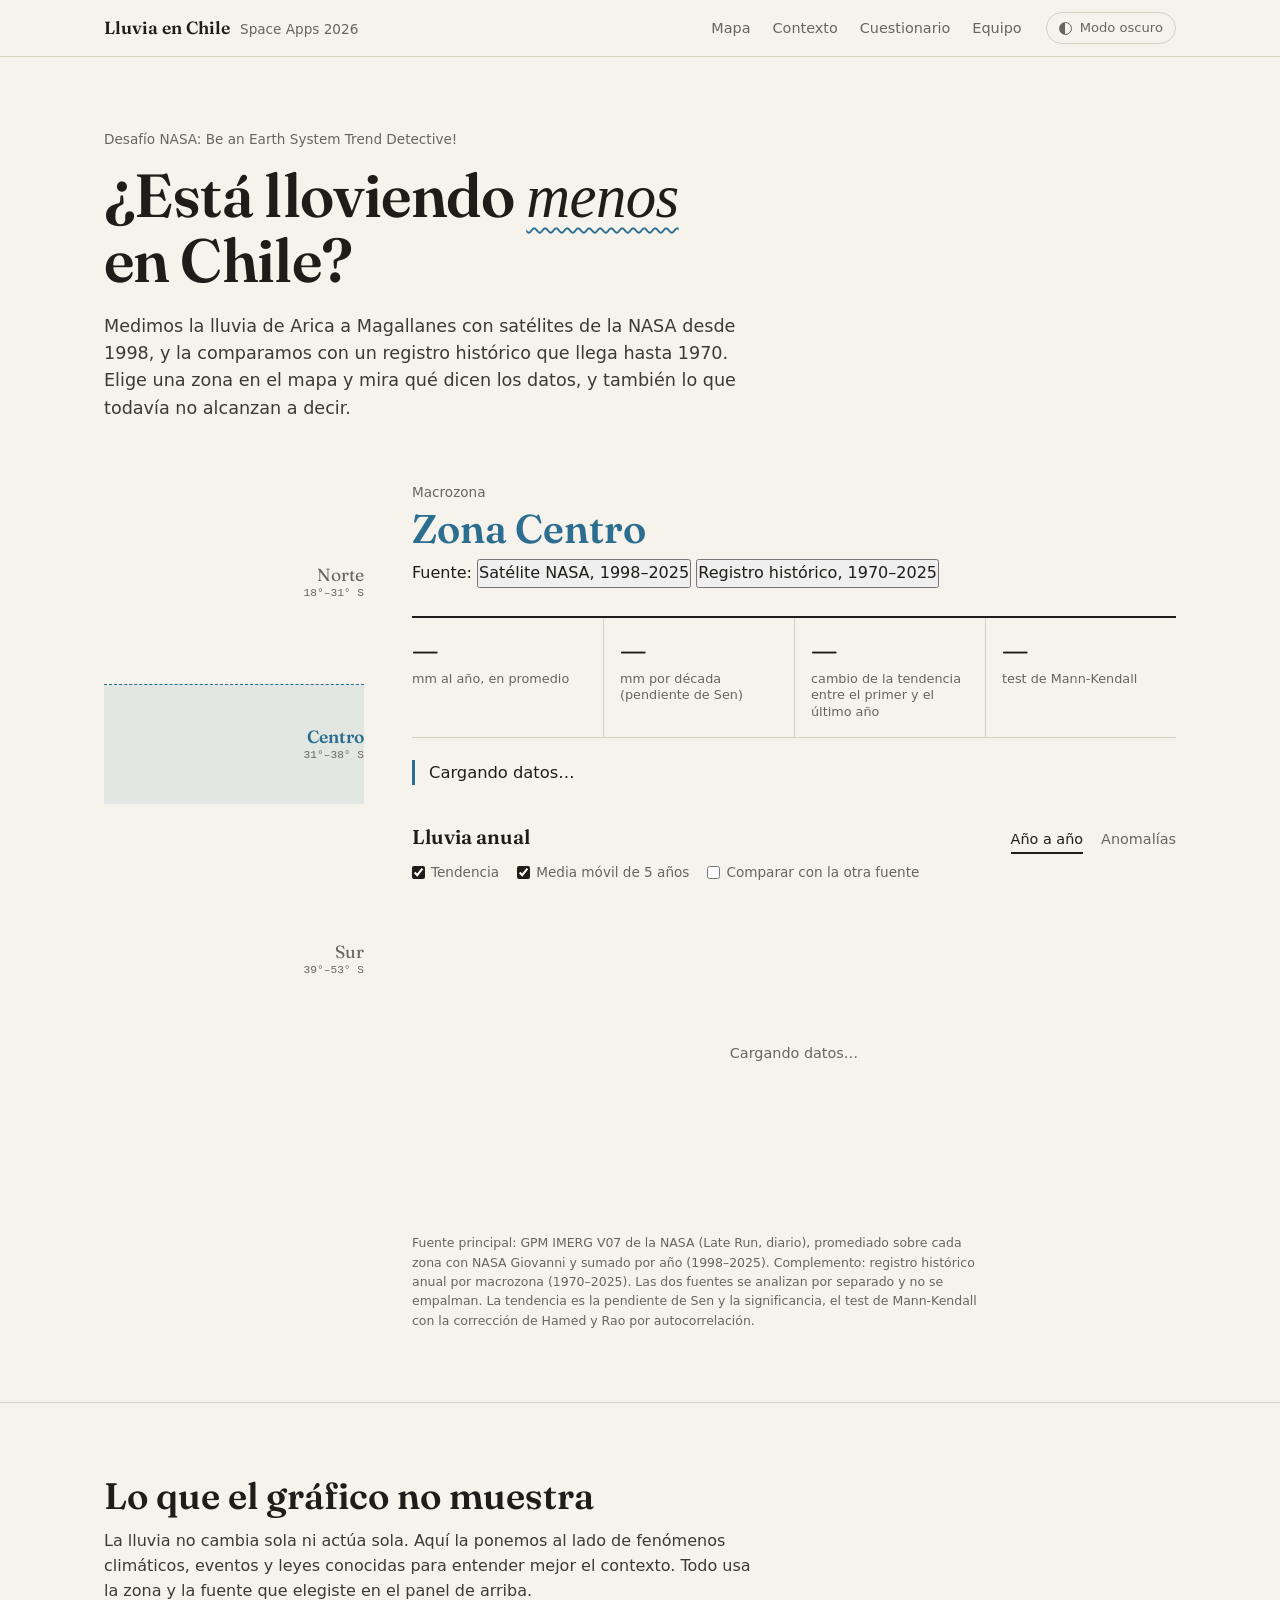
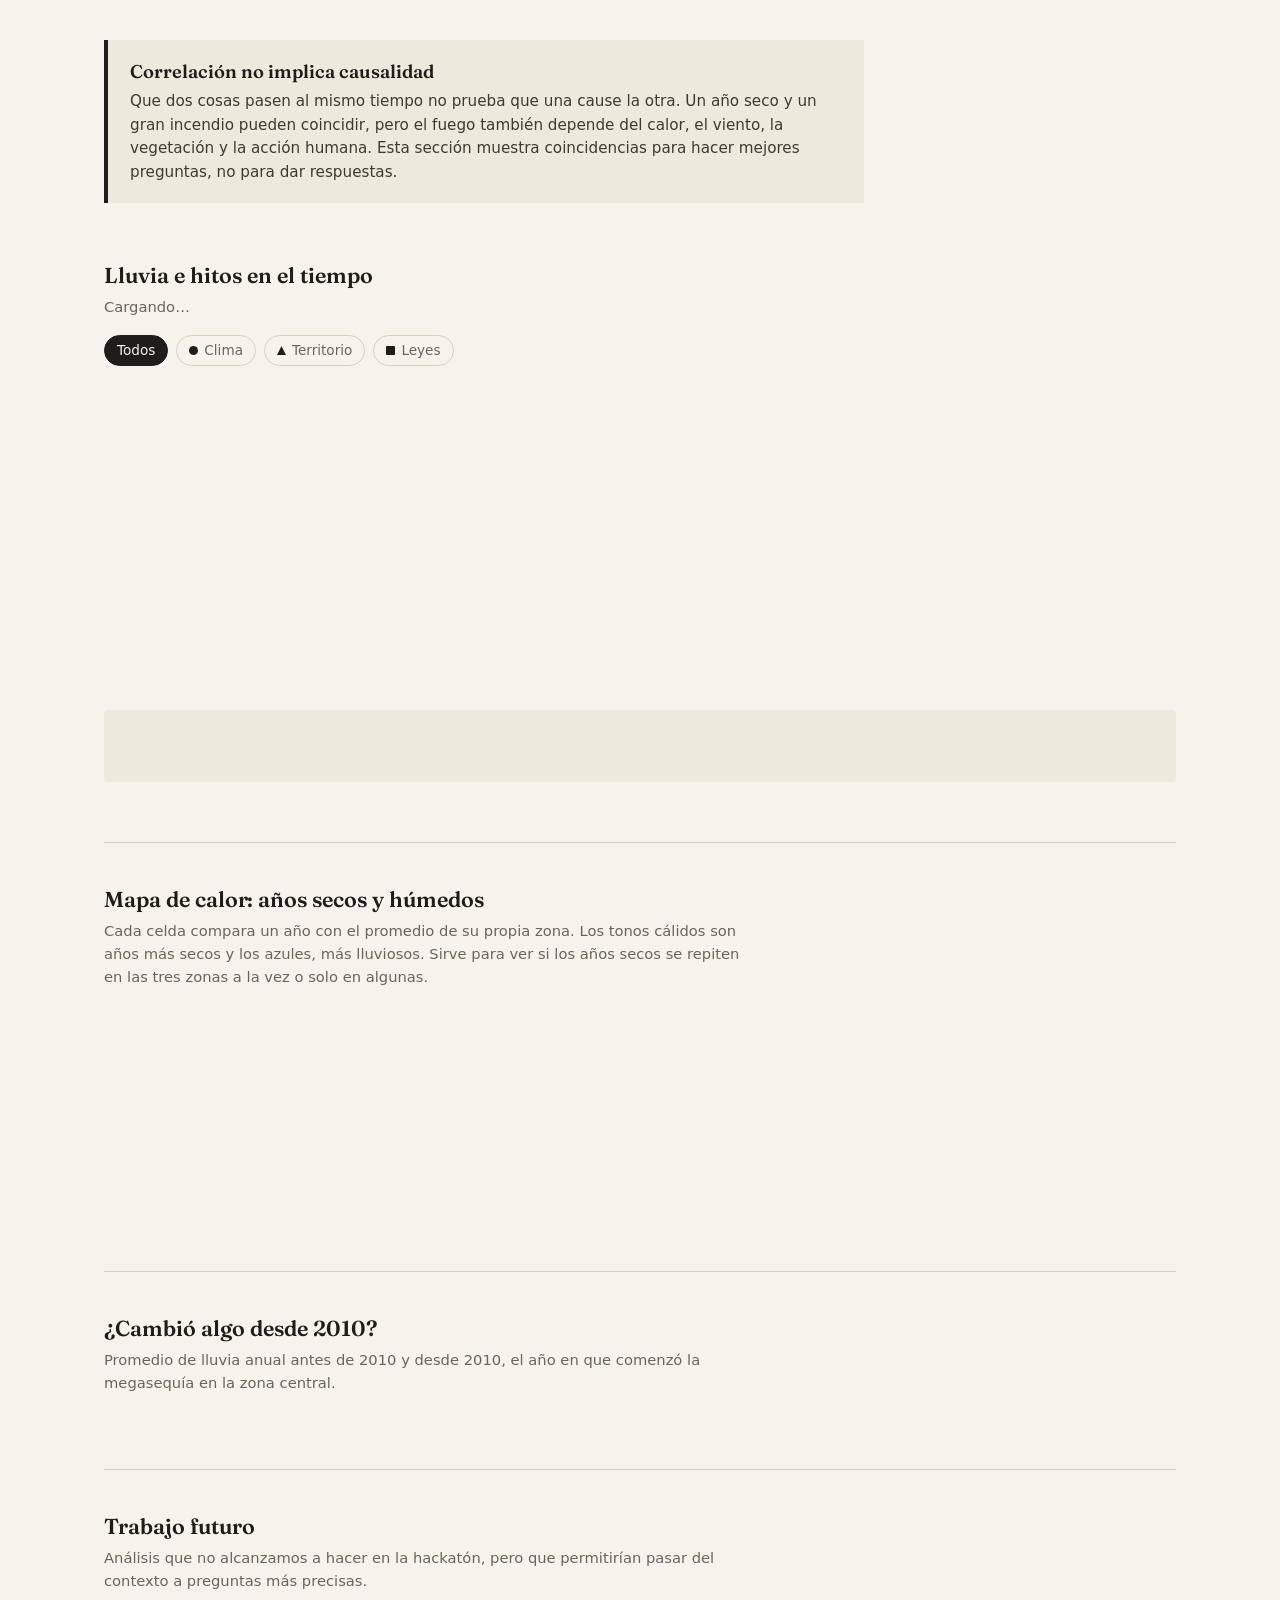
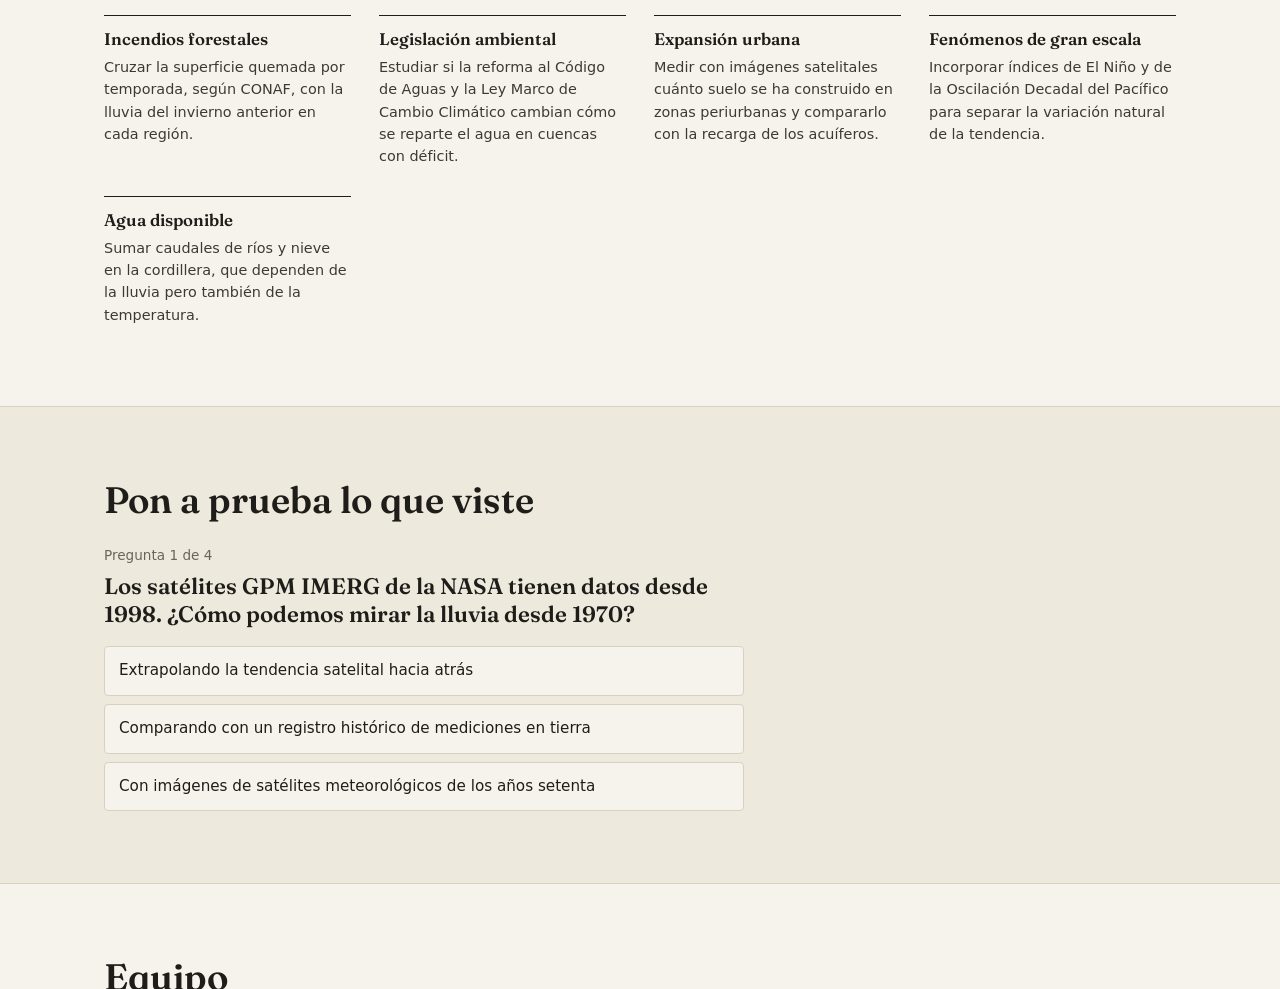
<file: docs/index.html>
<!DOCTYPE html>
<html lang="es">
<head>
  <meta charset="UTF-8">
  <meta http-equiv="refresh" content="0; url=frontend/">
  <title>Lluvia en Chile</title>
</head>
<body>
  <p><a href="frontend/">Ir al sitio</a></p>
</body>
</html>
</file>
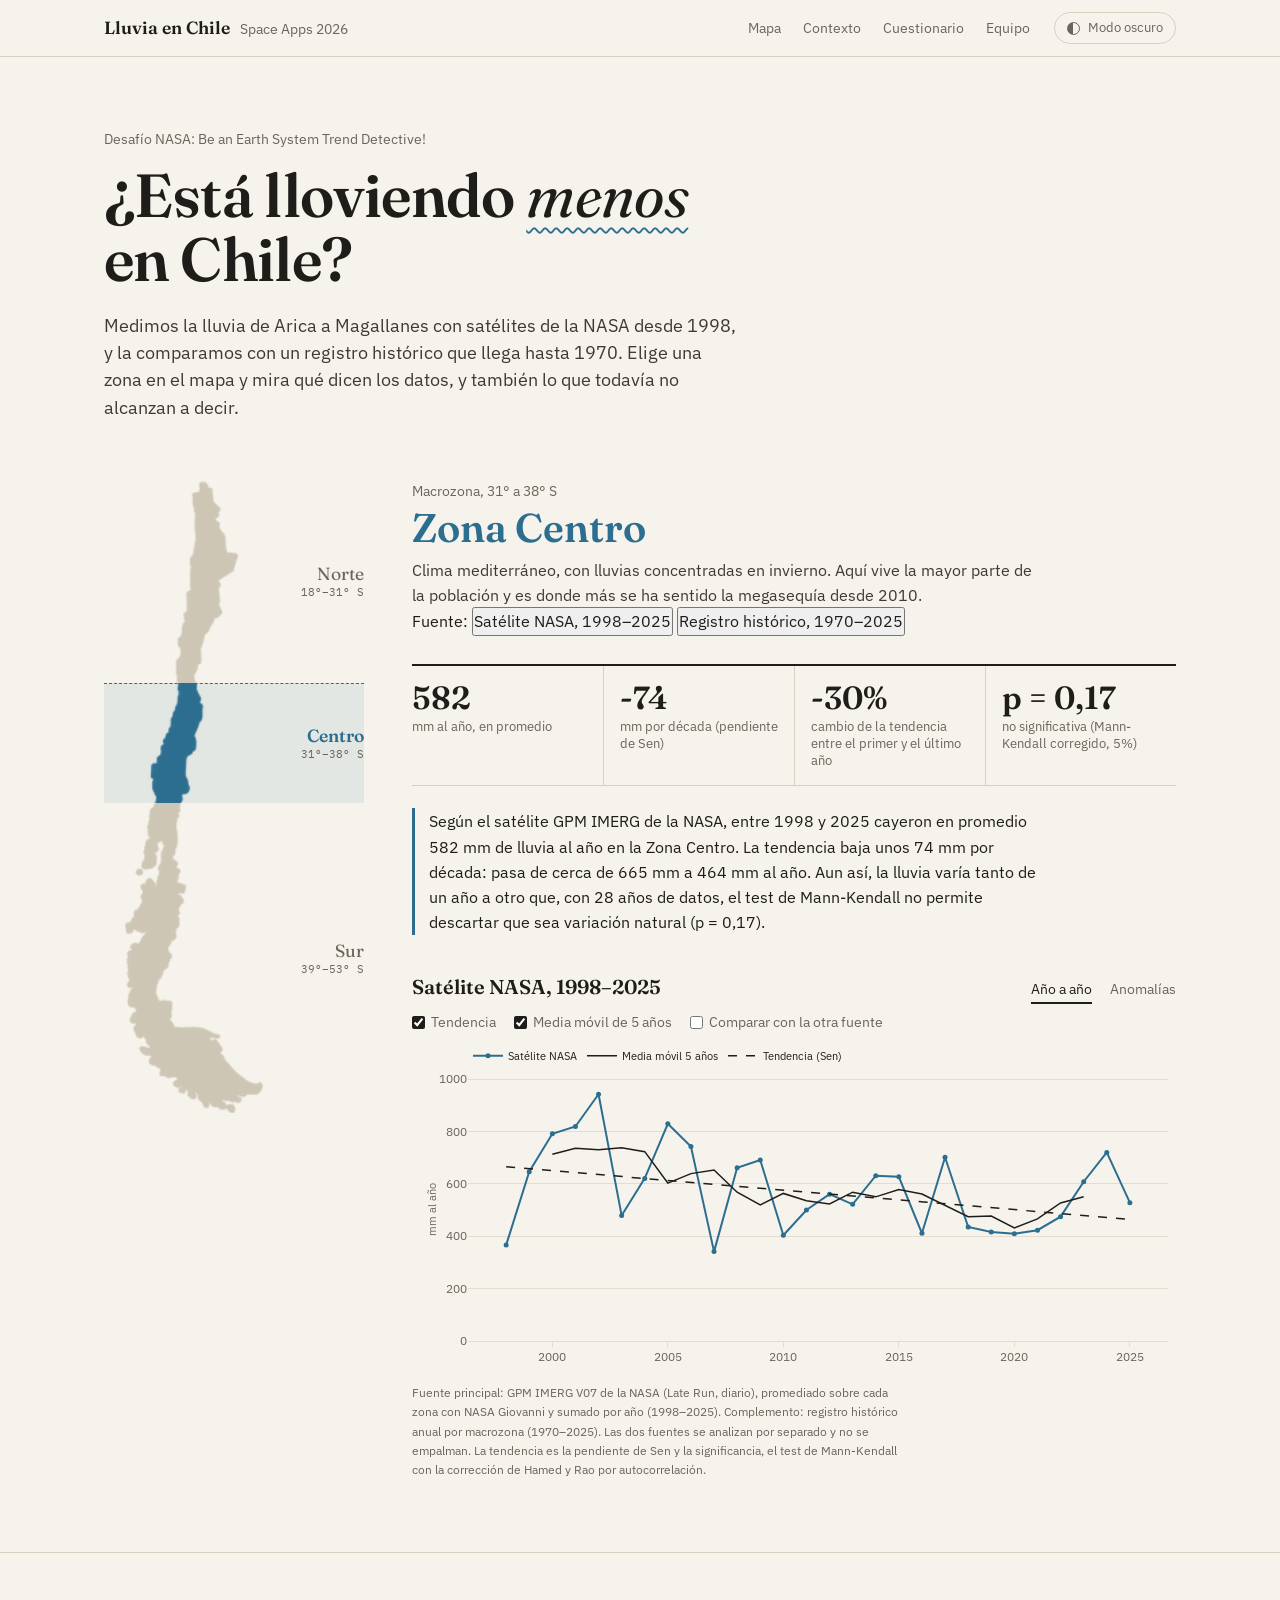
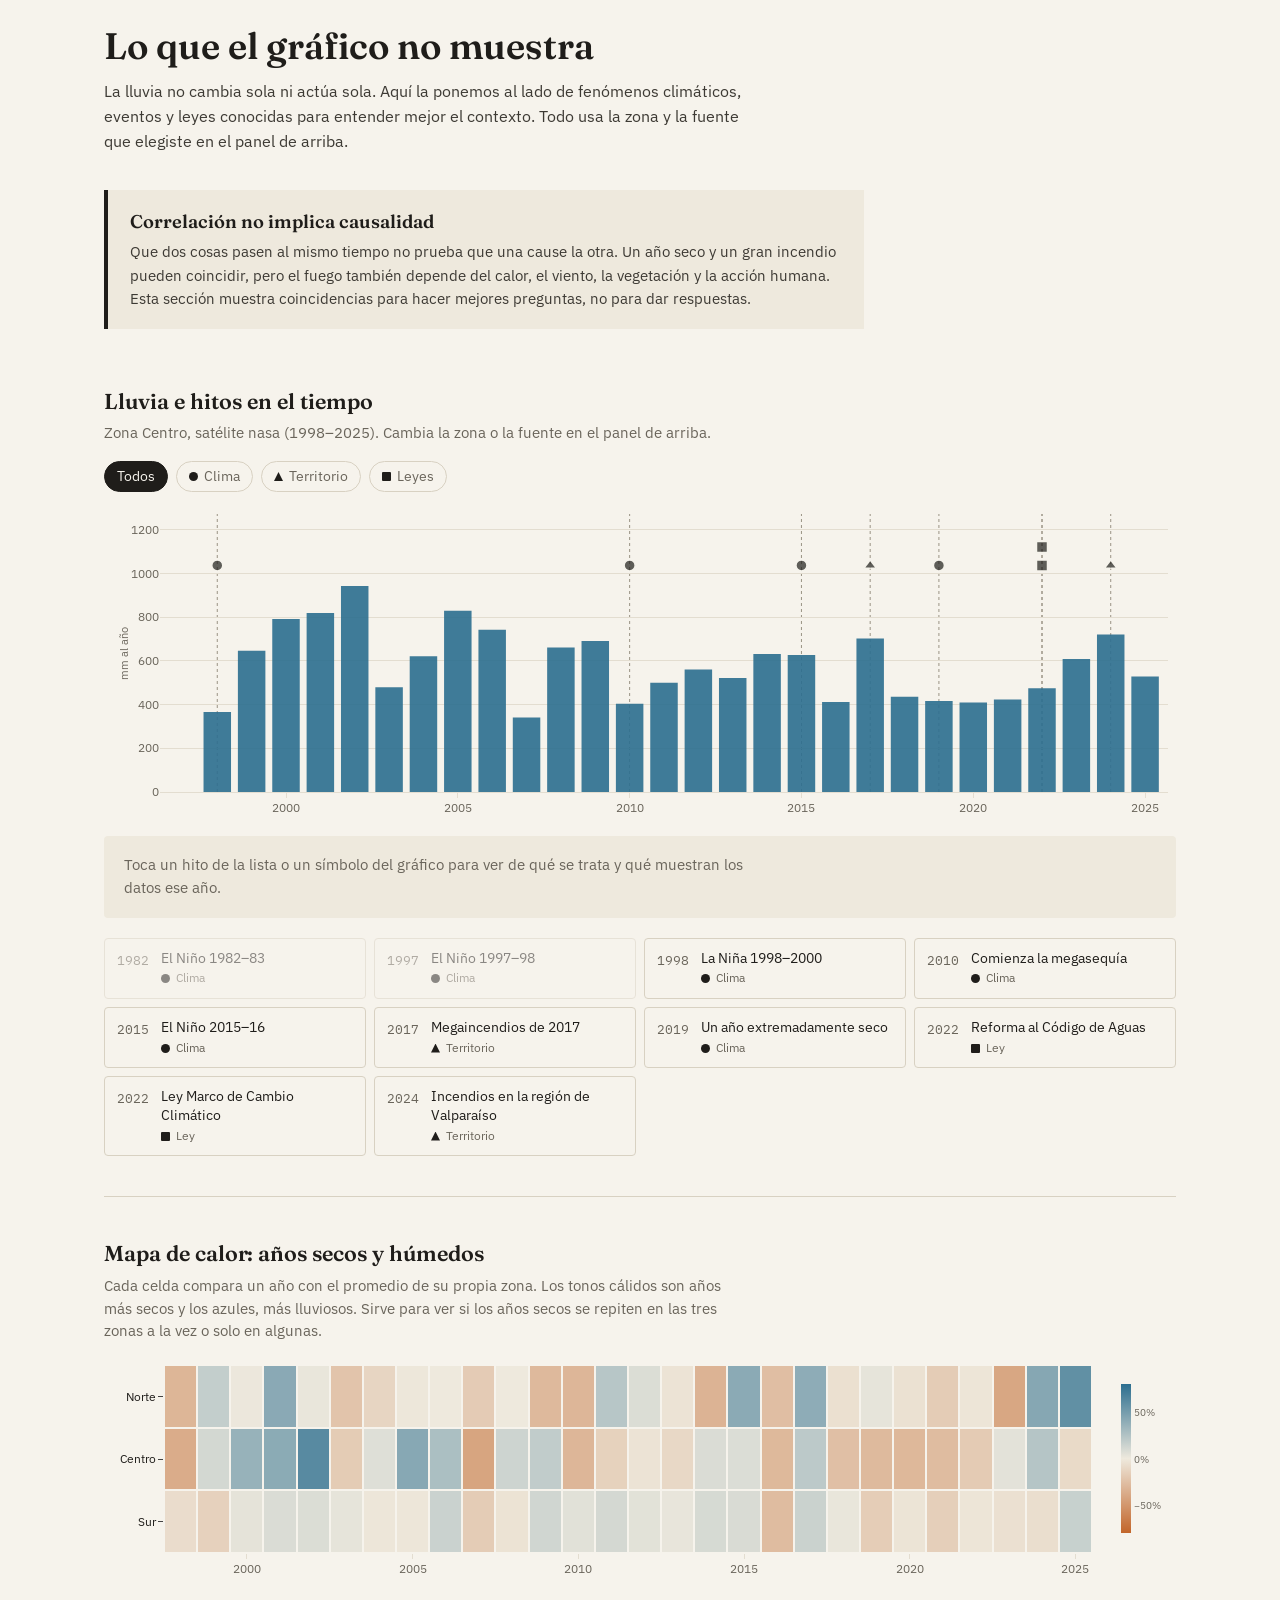
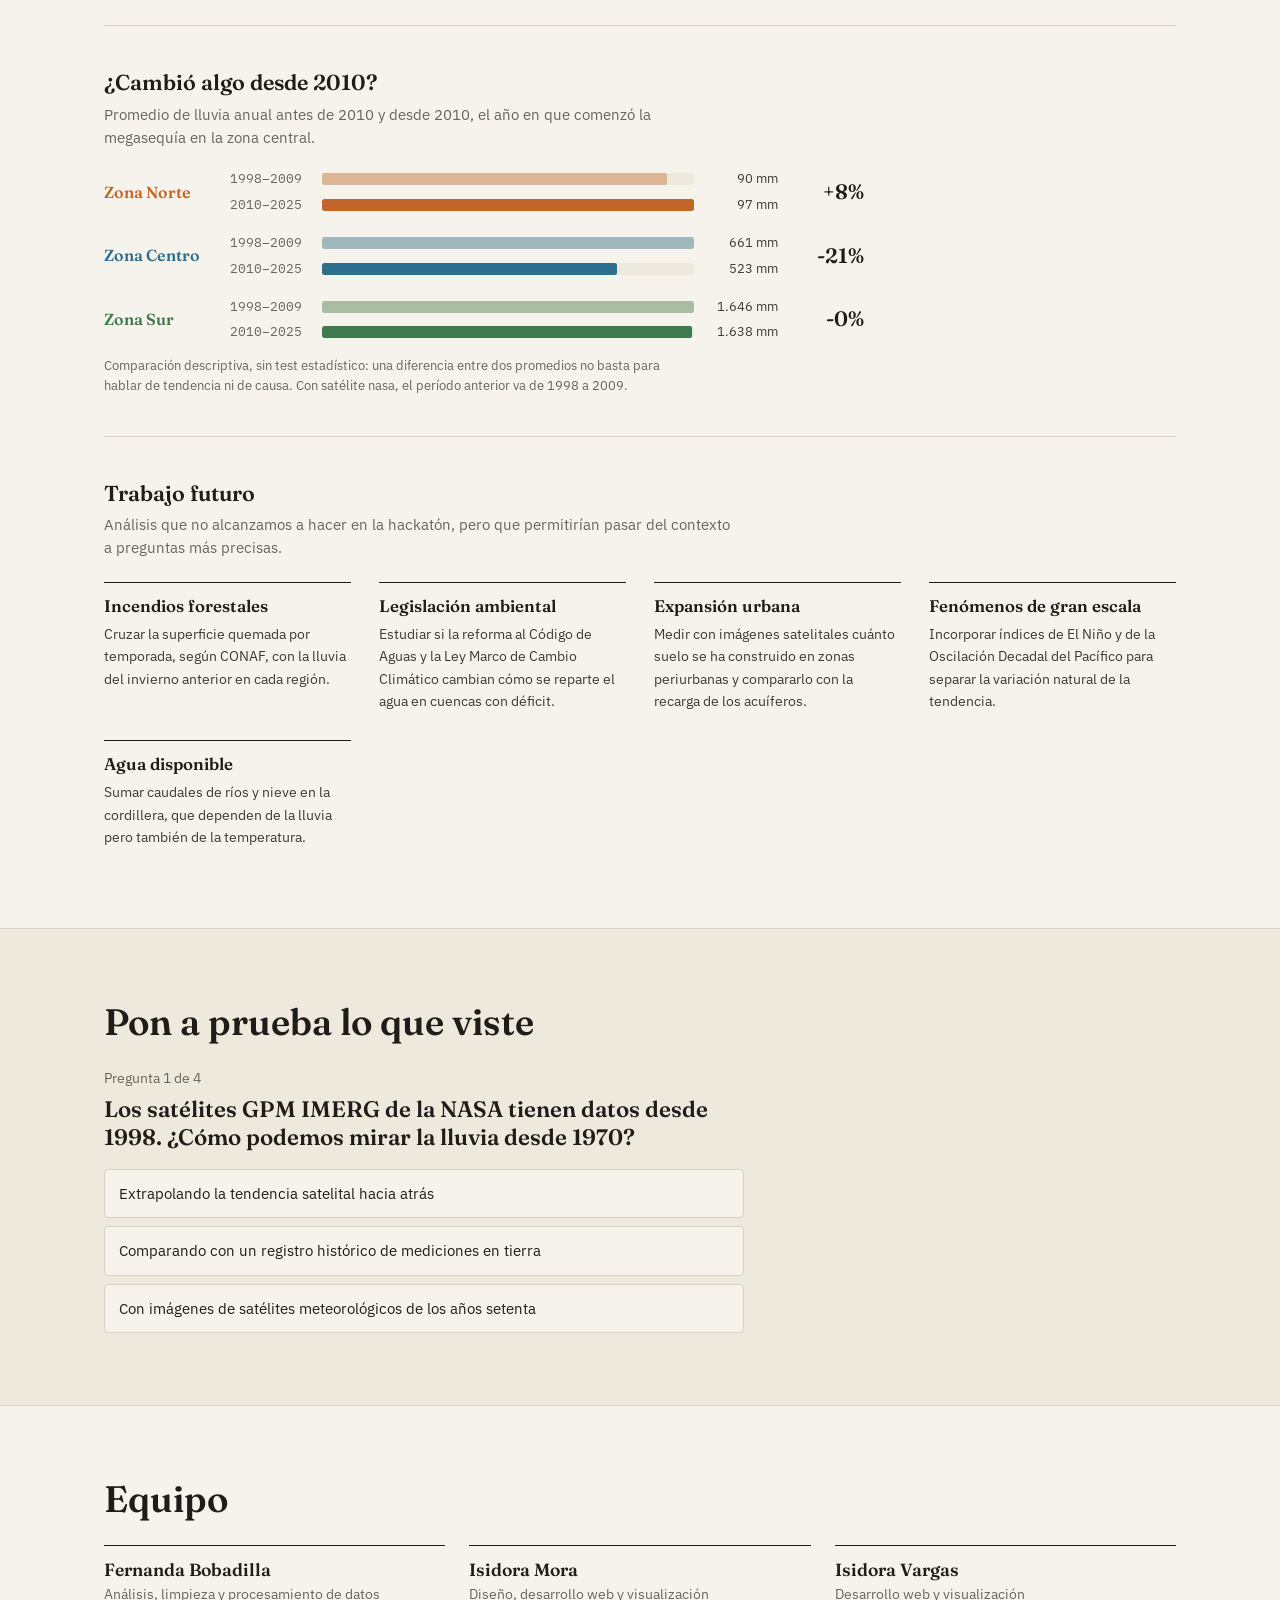
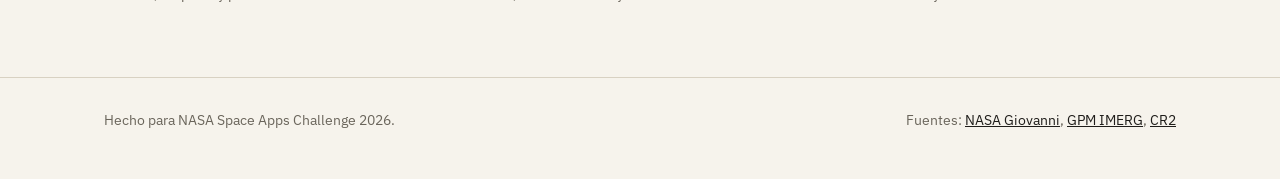
<file: frontend/index.html>
<!DOCTYPE html>
<html lang="es">
<head>
  <meta charset="UTF-8">
  <meta name="viewport" content="width=device-width, initial-scale=1.0">
  <title>¿Llueve menos en Chile? | NASA Space Apps 2026</title>

  <link rel="preconnect" href="https://fonts.googleapis.com">
  <link rel="preconnect" href="https://fonts.gstatic.com" crossorigin>
  <link href="https://fonts.googleapis.com/css2?family=Fraunces:opsz,wght@9..144,400;9..144,600&family=IBM+Plex+Sans:wght@400;500;600&family=IBM+Plex+Mono:wght@400&display=swap" rel="stylesheet">

  <script src="https://cdn.plot.ly/plotly-2.27.0.min.js"></script>
    <script>
    (function () {
      var tema = null;
      try { tema = localStorage.getItem('lluvia-chile-tema'); } catch (e) {}
      if (!tema) {
        tema = window.matchMedia && window.matchMedia('(prefers-color-scheme: dark)').matches ? 'oscuro' : 'claro';
      }
      document.documentElement.dataset.tema = tema;
    })();
  </script>
  <link rel="stylesheet" href="css/styles.css">
</head>
<body>

  <header class="cabecera">
    <div class="contenedor cabecera-fila">
      <a href="#" class="marca">Lluvia en Chile <span>Space Apps 2026</span></a>
      <div class="cabecera-acciones">
        <nav class="nav">
          <a href="#explorador">Mapa</a>
          <a href="#contexto">Contexto</a>
          <a href="#cuestionario">Cuestionario</a>
          <a href="#equipo">Equipo</a>
        </nav>
        <button class="tema-toggle" id="tema-toggle" type="button" aria-pressed="false" aria-label="Cambiar a modo oscuro">
          <span class="tema-icono" aria-hidden="true"></span>
          <span class="tema-texto">Modo oscuro</span>
        </button>
      </div>
    </div>
  </header>

  <main>

    <section class="portada">
      <div class="contenedor">
        <p class="antetitulo">Desafío NASA: Be an Earth System Trend Detective!</p>
        <h1>¿Está lloviendo <em>menos</em> en Chile?</h1>
        <p class="bajada">
          Medimos la lluvia de Arica a Magallanes con satélites de la NASA desde 1998, y la comparamos con un registro histórico que llega hasta 1970.
          Elige una zona en el mapa y mira qué dicen los datos, y también lo que todavía no alcanzan a decir.
        </p>
      </div>
    </section>

    <section id="explorador" class="explorador">
      <div class="contenedor explorador-grilla">

        <div class="mapa" id="mapa" data-activa="centro">
          <div class="mapa-chile" aria-hidden="true">
            <div class="silueta"></div>
          </div>
          <div class="franjas">
            <button class="franja franja-norte" data-zona="norte" aria-pressed="false">
              <span class="franja-nombre">Norte</span>
              <span class="franja-lat">18°–31° S</span>
            </button>
            <button class="franja franja-centro is-activa" data-zona="centro" aria-pressed="true">
              <span class="franja-nombre">Centro</span>
              <span class="franja-lat">31°–38° S</span>
            </button>
            <button class="franja franja-sur" data-zona="sur" aria-pressed="false">
              <span class="franja-nombre">Sur</span>
              <span class="franja-lat">39°–53° S</span>
            </button>
          </div>
        </div>

        <div class="panel">
          <p class="panel-ante" id="zona-lat">Macrozona</p>
          <h2 id="zona-titulo">Zona Centro</h2>
          <p id="zona-desc" class="zona-desc"></p>

          <div class="fuentes" role="group" aria-label="Fuente de datos">
            <span>Fuente:</span>
            <button class="fuente is-activa" data-fuente="satelite">Satélite NASA, 1998–2025</button>
            <button class="fuente" data-fuente="historico">Registro histórico, 1970–2025</button>
          </div>

          <div class="cifras">
            <div class="cifra">
              <span class="cifra-valor" id="m-media">—</span>
              <span class="cifra-etiqueta">mm al año, en promedio</span>
            </div>
            <div class="cifra">
              <span class="cifra-valor" id="m-sen">—</span>
              <span class="cifra-etiqueta">mm por década (pendiente de Sen)</span>
            </div>
            <div class="cifra">
              <span class="cifra-valor" id="m-cambio">—</span>
              <span class="cifra-etiqueta">cambio de la tendencia entre el primer y el último año</span>
            </div>
            <div class="cifra">
              <span class="cifra-valor" id="m-mk">—</span>
              <span class="cifra-etiqueta" id="m-mk-texto">test de Mann-Kendall</span>
            </div>
          </div>

          <p class="lectura" id="lectura">Cargando datos…</p>

          <div class="grafico-cabecera">
            <h3 id="grafico-titulo">Lluvia anual</h3>
            <div class="vistas">
              <button class="vista is-activa" data-vista="serie">Año a año</button>
              <button class="vista" data-vista="anomalias">Anomalías</button>
            </div>
          </div>

          <div class="opciones-grafico">
            <label><input type="checkbox" id="toggle-tendencia" checked> Tendencia</label>
            <label><input type="checkbox" id="toggle-media-movil" checked> Media móvil de 5 años</label>
            <label><input type="checkbox" id="toggle-comparar"> Comparar con la otra fuente</label>
          </div>

          <div class="grafico-caja">
            <div id="grafico"></div>
            <div id="grafico-loader" class="cargando">Cargando datos…</div>
          </div>

          <p class="nota-metodo">
            Fuente principal: GPM IMERG V07 de la NASA (Late Run, diario), promediado sobre cada zona con NASA Giovanni y sumado por año (1998–2025).
            Complemento: registro histórico anual por macrozona (1970–2025). Las dos fuentes se analizan por separado y no se empalman.
            La tendencia es la pendiente de Sen y la significancia, el test de Mann-Kendall con la corrección de Hamed y Rao por autocorrelación.
          </p>
        </div>

      </div>
    </section>

    <section id="contexto" class="seccion">
      <div class="contenedor">
        <h2 class="seccion-titulo">Lo que el gráfico no muestra</h2>
        <p class="seccion-bajada">
          La lluvia no cambia sola ni actúa sola. Aquí la ponemos al lado de fenómenos climáticos, eventos y leyes conocidas para entender mejor el contexto.
          Todo usa la zona y la fuente que elegiste en el panel de arriba.
        </p>

        <div class="aviso-causalidad">
          <p class="aviso-titulo">Correlación no implica causalidad</p>
          <p>
            Que dos cosas pasen al mismo tiempo no prueba que una cause la otra. Un año seco y un gran incendio pueden coincidir,
            pero el fuego también depende del calor, el viento, la vegetación y la acción humana. Esta sección muestra coincidencias para hacer mejores preguntas, no para dar respuestas.
          </p>
        </div>

        <div class="ctx-bloque">
          <h3>Lluvia e hitos en el tiempo</h3>
          <p class="ctx-sub" id="ctx-linea-sub">Cargando…</p>

          <div class="hitos-filtros" role="group" aria-label="Tipo de hito">
            <button class="hito-filtro is-activo" data-tipo="todos">Todos</button>
            <button class="hito-filtro" data-tipo="clima"><span class="hito-simbolo simbolo-clima"></span>Clima</button>
            <button class="hito-filtro" data-tipo="territorio"><span class="hito-simbolo simbolo-territorio"></span>Territorio</button>
            <button class="hito-filtro" data-tipo="ley"><span class="hito-simbolo simbolo-ley"></span>Leyes</button>
          </div>

          <div id="grafico-linea-tiempo" class="ctx-grafico"></div>
          <div class="hito-detalle" id="hito-detalle"></div>
          <ol class="hitos-lista" id="hitos-lista"></ol>
        </div>

        <div class="ctx-bloque">
          <h3>Mapa de calor: años secos y húmedos</h3>
          <p class="ctx-sub">
            Cada celda compara un año con el promedio de su propia zona. Los tonos cálidos son años más secos y los azules, más lluviosos.
            Sirve para ver si los años secos se repiten en las tres zonas a la vez o solo en algunas.
          </p>
          <div id="grafico-calor" class="ctx-grafico ctx-grafico-bajo"></div>
        </div>

        <div class="ctx-bloque">
          <h3>¿Cambió algo desde 2010?</h3>
          <p class="ctx-sub">
            Promedio de lluvia anual antes de 2010 y desde 2010, el año en que comenzó la megasequía en la zona central.
          </p>
          <div class="comparacion-zonas" id="comparacion-zonas"></div>
          <p class="ctx-nota" id="comparacion-nota"></p>
        </div>

        <div class="ctx-bloque">
          <h3>Trabajo futuro</h3>
          <p class="ctx-sub">
            Análisis que no alcanzamos a hacer en la hackatón, pero que permitirían pasar del contexto a preguntas más precisas.
          </p>
          <div class="futuro-grilla">
            <article>
              <h4>Incendios forestales</h4>
              <p>Cruzar la superficie quemada por temporada, según CONAF, con la lluvia del invierno anterior en cada región.</p>
            </article>
            <article>
              <h4>Legislación ambiental</h4>
              <p>Estudiar si la reforma al Código de Aguas y la Ley Marco de Cambio Climático cambian cómo se reparte el agua en cuencas con déficit.</p>
            </article>
            <article>
              <h4>Expansión urbana</h4>
              <p>Medir con imágenes satelitales cuánto suelo se ha construido en zonas periurbanas y compararlo con la recarga de los acuíferos.</p>
            </article>
            <article>
              <h4>Fenómenos de gran escala</h4>
              <p>Incorporar índices de El Niño y de la Oscilación Decadal del Pacífico para separar la variación natural de la tendencia.</p>
            </article>
            <article>
              <h4>Agua disponible</h4>
              <p>Sumar caudales de ríos y nieve en la cordillera, que dependen de la lluvia pero también de la temperatura.</p>
            </article>
          </div>
        </div>
      </div>
    </section>

    <section id="cuestionario" class="seccion seccion-alt">
      <div class="contenedor">
        <h2 class="seccion-titulo">Pon a prueba lo que viste</h2>
        <div class="quiz">
          <p class="quiz-progreso" id="quiz-progreso"></p>
          <h3 class="quiz-pregunta" id="quiz-pregunta"></h3>
          <div class="quiz-opciones" id="quiz-opciones"></div>
          <p class="quiz-feedback" id="quiz-feedback" hidden></p>
          <button class="boton" id="quiz-siguiente" hidden>Siguiente pregunta</button>
        </div>
      </div>
    </section>

    <section id="equipo" class="seccion">
      <div class="contenedor">
        <h2 class="seccion-titulo">Equipo</h2>
        <ul class="equipo">
          <li><strong>Fernanda Bobadilla</strong><span>Análisis, limpieza y procesamiento de datos</span></li>
          <li><strong>Isidora Mora</strong><span>Diseño, desarrollo web y visualización</span></li>
          <li><strong>Isidora Vargas</strong><span>Desarrollo web y visualización</span></li>
        </ul>
      </div>
    </section>

  </main>

  <footer class="pie">
    <div class="contenedor pie-fila">
      <p>Hecho para NASA Space Apps Challenge 2026.</p>
      <p>
        Fuentes:
        <a href="https://giovanni.gsfc.nasa.gov/giovanni/" target="_blank" rel="noopener">NASA Giovanni</a>,
        <a href="https://gpm.nasa.gov/data/imerg" target="_blank" rel="noopener">GPM IMERG</a>,
        <a href="https://www.cr2.cl/" target="_blank" rel="noopener">CR2</a>
      </p>
    </div>
  </footer>

  <script src="js/script.js"></script>
</body>
</html>
</file>
<file: frontend/css/styles.css>
:root {
  --papel: #f6f3ec;
  --papel-2: #eee9dd;
  --tinta: #1f1d1a;
  --tinta-media: #3d3a34;
  --tinta-suave: #6a655b;
  --linea: #d8d1c2;

  --norte: #c2652a;
  --centro: #2c6e8f;
  --sur: #3f7a4c;
  --apagado: #cec6b5;
  --apagado-hover: #a8a090;

  --zona: var(--centro);

  --serif: 'Fraunces', Georgia, serif;
  --sans: 'IBM Plex Sans', system-ui, sans-serif;
  --mono: 'IBM Plex Mono', ui-monospace, monospace;
}

* { box-sizing: border-box; margin: 0; padding: 0; }
[hidden] { display: none !important; }
html { scroll-behavior: smooth; }

body {
  background: var(--papel);
  color: var(--tinta);
  font-family: var(--sans);
  font-size: 16px;
  line-height: 1.55;
}

a { color: inherit; }
button { font: inherit; color: inherit; }

.contenedor { max-width: 1120px; margin: 0 auto; padding: 0 24px; }

/* Cabecera */
.cabecera {
  position: sticky; top: 0; z-index: 50;
  background: var(--papel);
  border-bottom: 1px solid var(--linea);
}
.cabecera-fila { display: flex; justify-content: space-between; align-items: center; height: 56px; }
.marca { font-family: var(--serif); font-weight: 600; font-size: 1.1rem; text-decoration: none; }
.marca span { font-family: var(--sans); font-weight: 400; font-size: 0.85rem; color: var(--tinta-suave); margin-left: 6px; }
.nav { display: flex; gap: 22px; }
.nav a { text-decoration: none; font-size: 0.9rem; color: var(--tinta-suave); }
.nav a:hover { color: var(--tinta); text-decoration: underline; text-underline-offset: 4px; }
@media (max-width: 640px) { .nav { display: none; } }

/* Portada */
.portada { padding: 72px 0 36px; }
.antetitulo { font-size: 0.85rem; color: var(--tinta-suave); margin-bottom: 14px; }
.portada h1 {
  font-family: var(--serif); font-weight: 600;
  font-size: clamp(2.3rem, 5.5vw, 3.8rem);
  line-height: 1.05; letter-spacing: -0.01em; max-width: 15ch;
}
.portada h1 em {
  font-style: italic; font-weight: 400;
  text-decoration: underline wavy var(--centro);
  text-decoration-thickness: 2px; text-underline-offset: 10px;
}
.bajada { margin-top: 20px; font-size: 1.1rem; max-width: 58ch; color: var(--tinta-media); }

/* Explorador */
.explorador { padding: 24px 0 72px; }
.explorador-grilla { display: grid; grid-template-columns: 260px 1fr; gap: 48px; align-items: start; }

.mapa { position: sticky; top: 84px; display: flex; padding-left: 20px; }

/* La imagen es 512x512 y Chile ocupa x 204-307, y 21-490.
   Este contenedor tiene la proporción exacta de Chile y recorta lo que sobra. */
.mapa-chile {
  position: relative;
  width: clamp(110px, 11vw, 140px);
  aspect-ratio: 104 / 470;
  overflow: hidden;
}
.mapa { --c-norte: var(--apagado); --c-centro: var(--apagado); --c-sur: var(--apagado); }
.mapa[data-activa="norte"]  { --c-norte: var(--norte); }
.mapa[data-activa="centro"] { --c-centro: var(--centro); }
.mapa[data-activa="sur"]    { --c-sur: var(--sur); }
.mapa:not([data-activa="norte"]):has(.franja-norte:hover)   { --c-norte: var(--apagado-hover); }
.mapa:not([data-activa="centro"]):has(.franja-centro:hover) { --c-centro: var(--apagado-hover); }
.mapa:not([data-activa="sur"]):has(.franja-sur:hover)       { --c-sur: var(--apagado-hover); }

.silueta {
  position: absolute;
  width: 492.3%;
  aspect-ratio: 1 / 1;
  left: -196.15%;
  top: -4.47%;
  background: linear-gradient(to bottom,
    var(--c-norte) 0 33.4%,
    var(--c-centro) 33.4% 50.8%,
    var(--c-sur) 50.8% 100%);
  -webkit-mask: url('../../assets/chile.webp') center / 100% 100% no-repeat;
          mask: url('../../assets/chile.webp') center / 100% 100% no-repeat;
}

.franjas { position: absolute; inset: 0; }
.franja {
  position: absolute; left: 0; right: 0;
  background: transparent; border: 0; border-top: 1px dashed transparent;
  cursor: pointer;
  display: flex; flex-direction: column; align-items: flex-end; justify-content: center;
  text-align: right;
}
.franja-norte  { top: 0;   height: 32%; --z: var(--norte); }
.franja-centro { top: 32%; height: 19%; --z: var(--centro); }
.franja-sur    { top: 51%; height: 49%; --z: var(--sur); }

.franja:hover { border-top-color: var(--linea); }
.franja:focus-visible { outline: 2px solid var(--tinta); outline-offset: -2px; }
.franja.is-activa { background: color-mix(in srgb, var(--z) 9%, transparent); border-top-color: var(--z); }

.franja-nombre { font-family: var(--serif); font-size: 1.1rem; color: var(--tinta-suave); line-height: 1.2; }
.franja-lat { font-family: var(--mono); font-size: 0.7rem; color: var(--tinta-suave); }
.franja.is-activa .franja-nombre { color: var(--z); font-weight: 600; }

/* Panel */
.panel-ante { font-size: 0.85rem; color: var(--tinta-suave); }
.panel h2 {
  font-family: var(--serif); font-weight: 600;
  font-size: 2.5rem; line-height: 1.1; color: var(--zona);
  margin: 4px 0 8px;
}
.zona-desc { max-width: 62ch; color: var(--tinta-media); }

.cifras {
  display: grid; grid-template-columns: repeat(4, 1fr);
  margin: 28px 0 22px;
  border-top: 2px solid var(--tinta);
  border-bottom: 1px solid var(--linea);
}
.cifra { padding: 14px 16px 16px 0; display: flex; flex-direction: column; gap: 4px; }
.cifra + .cifra { padding-left: 16px; border-left: 1px solid var(--linea); }
.cifra-valor {
  font-family: var(--serif); font-weight: 600;
  font-size: 2rem; line-height: 1.1;
  font-variant-numeric: tabular-nums;
}
.cifra-etiqueta { font-size: 0.8rem; color: var(--tinta-suave); line-height: 1.3; }

.lectura {
  font-size: 1.02rem; max-width: 64ch;
  padding-left: 14px; border-left: 3px solid var(--zona);
  margin-bottom: 36px;
}

.grafico-cabecera { display: flex; justify-content: space-between; align-items: baseline; gap: 12px; flex-wrap: wrap; }
.grafico-cabecera h3 { font-family: var(--serif); font-weight: 600; font-size: 1.25rem; }
.vistas { display: flex; gap: 18px; }
.vista {
  background: none; border: 0; border-bottom: 2px solid transparent;
  padding: 2px 0; cursor: pointer; font-size: 0.9rem; color: var(--tinta-suave);
}
.vista:hover { color: var(--tinta); }
.vista.is-activa { color: var(--tinta); border-bottom-color: var(--tinta); }

.opciones-grafico { display: flex; gap: 18px; font-size: 0.85rem; color: var(--tinta-suave); margin: 8px 0 0; }
.opciones-grafico label { display: flex; gap: 6px; align-items: center; cursor: pointer; }
.opciones-grafico input { accent-color: var(--tinta); }

.grafico-caja { position: relative; height: 340px; }
#grafico { width: 100%; height: 100%; }
.cargando {
  position: absolute; inset: 0;
  display: flex; align-items: center; justify-content: center;
  background: var(--papel); color: var(--tinta-suave); font-size: 0.9rem;
}
.cargando.is-oculto { display: none; }

.nota-metodo { font-size: 0.78rem; color: var(--tinta-suave); margin-top: 10px; max-width: 72ch; }

@media (max-width: 860px) {
  .explorador-grilla { grid-template-columns: 1fr; gap: 32px; }
  .mapa { position: relative; top: 0; padding-left: 0; width: 240px; margin: 0 auto; }
  .mapa-chile { width: 100px; }
  .cifras { grid-template-columns: repeat(2, 1fr); }
  .cifra:nth-child(3) { padding-left: 0; border-left: 0; }
  .cifra:nth-child(n+3) { border-top: 1px solid var(--linea); }
  .panel h2 { font-size: 2rem; }
}

/* Secciones */
.seccion { padding: 72px 0; border-top: 1px solid var(--linea); }
.seccion-alt { background: var(--papel-2); }
.seccion-titulo {
  font-family: var(--serif); font-weight: 600;
  font-size: clamp(1.7rem, 3vw, 2.3rem); line-height: 1.15;
  margin-bottom: 12px;
}
.seccion-bajada { max-width: 64ch; color: var(--tinta-media); margin-bottom: 36px; }

.contexto-lista { display: grid; grid-template-columns: repeat(3, 1fr); gap: 32px; }
.contexto-lista article { border-top: 2px solid var(--tinta); padding-top: 14px; }
.contexto-lista h3 { font-family: var(--serif); font-weight: 600; font-size: 1.2rem; margin-bottom: 6px; }
.contexto-lista p { font-size: 0.95rem; color: var(--tinta-media); }
@media (max-width: 760px) { .contexto-lista { grid-template-columns: 1fr; } }

/* Cuestionario */
.quiz { max-width: 640px; margin-top: 24px; }
.quiz-progreso { font-size: 0.85rem; color: var(--tinta-suave); margin-bottom: 6px; }
.quiz-pregunta { font-family: var(--serif); font-weight: 600; font-size: 1.4rem; line-height: 1.25; margin-bottom: 18px; }
.quiz-opciones { display: flex; flex-direction: column; gap: 8px; }
.quiz-opcion {
  text-align: left; background: var(--papel);
  border: 1px solid var(--linea); border-radius: 4px;
  padding: 12px 14px; cursor: pointer; font-size: 0.95rem;
}
.quiz-opcion:hover:not(:disabled) { border-color: var(--tinta); }
.quiz-opcion:disabled { cursor: default; }
.quiz-opcion.es-correcta { border-color: var(--sur); background: color-mix(in srgb, var(--sur) 12%, var(--papel)); }
.quiz-opcion.es-incorrecta { border-color: var(--norte); background: color-mix(in srgb, var(--norte) 12%, var(--papel)); }
.quiz-feedback { margin-top: 16px; font-size: 0.95rem; color: var(--tinta-media); max-width: 60ch; }
.boton {
  margin-top: 18px; background: var(--tinta); color: var(--papel);
  border: 0; border-radius: 4px; padding: 10px 18px; cursor: pointer; font-weight: 500;
}
.boton:hover { background: #000; }

/* Equipo */
.equipo { list-style: none; display: grid; grid-template-columns: repeat(3, 1fr); gap: 24px; margin-top: 24px; }
.equipo li { border-top: 1px solid var(--tinta); padding-top: 10px; display: flex; flex-direction: column; }
.equipo strong { font-family: var(--serif); font-weight: 600; font-size: 1.1rem; }
.equipo span { font-size: 0.9rem; color: var(--tinta-suave); }
@media (max-width: 760px) { .equipo { grid-template-columns: 1fr; } }

/* Pie */
.pie { padding: 32px 0 48px; border-top: 1px solid var(--linea); font-size: 0.85rem; color: var(--tinta-suave); }
.pie-fila { display: flex; justify-content: space-between; gap: 24px; flex-wrap: wrap; }
.pie a { color: var(--tinta); }

/* ================= Tema: variables nuevas y modo oscuro ================= */

:root {
  --linea-grafico: #e3ddd0;
  --otra-fuente: #9a9384;
  color-scheme: light;
}

html[data-tema="oscuro"] {
  --papel: #151412;
  --papel-2: #1d1c19;
  --tinta: #ece6da;
  --tinta-media: #c8c1b3;
  --tinta-suave: #9a9385;
  --linea: #36332d;

  --norte: #e0884d;
  --centro: #5ea7cb;
  --sur: #74b383;
  --apagado: #3b3832;
  --apagado-hover: #59544b;

  --linea-grafico: #2b2924;
  --otra-fuente: #77705f;
  color-scheme: dark;
}

body { transition: background-color 0.25s ease, color 0.25s ease; }
html[data-tema="oscuro"] .boton:hover { background: #fff; }

/* Botón de tema */
.cabecera-acciones { display: flex; align-items: center; gap: 24px; }
.tema-toggle {
  display: inline-flex; align-items: center; gap: 8px;
  background: none; border: 1px solid var(--linea); border-radius: 999px;
  padding: 5px 12px; cursor: pointer; font-size: 0.82rem; color: var(--tinta-suave);
}
.tema-toggle:hover { color: var(--tinta); border-color: var(--tinta); }
.tema-toggle:focus-visible { outline: 2px solid var(--tinta); outline-offset: 2px; }
.tema-icono {
  width: 13px; height: 13px; border-radius: 50%;
  border: 1.5px solid currentColor;
  background: linear-gradient(90deg, currentColor 50%, transparent 50%);
}
@media (max-width: 640px) { .tema-texto { display: none; } }

/* ================= Sección de contexto ================= */

.aviso-causalidad {
  max-width: 760px;
  padding: 18px 22px;
  background: var(--papel-2);
  border-left: 4px solid var(--tinta);
  margin-bottom: 16px;
}
.aviso-titulo { font-family: var(--serif); font-weight: 600; font-size: 1.15rem; margin-bottom: 4px; }
.aviso-causalidad p:last-child { font-size: 0.95rem; color: var(--tinta-media); }

.ctx-bloque { padding: 40px 0 8px; }
.ctx-bloque + .ctx-bloque { border-top: 1px solid var(--linea); margin-top: 32px; }
.ctx-bloque h3 { font-family: var(--serif); font-weight: 600; font-size: 1.35rem; margin-bottom: 4px; }
.ctx-sub { font-size: 0.92rem; color: var(--tinta-suave); max-width: 70ch; }
.ctx-nota { font-size: 0.8rem; color: var(--tinta-suave); margin-top: 14px; max-width: 70ch; }

.ctx-grafico { width: 100%; height: 320px; margin-top: 12px; }
.ctx-grafico-bajo { height: 230px; }

/* Filtros y símbolos de hitos */
.hitos-filtros { display: flex; flex-wrap: wrap; gap: 8px; margin-top: 16px; }
.hito-filtro {
  display: inline-flex; align-items: center;
  background: none; border: 1px solid var(--linea); border-radius: 999px;
  padding: 4px 12px; cursor: pointer; font-size: 0.85rem; color: var(--tinta-suave);
}
.hito-filtro:hover { color: var(--tinta); }
.hito-filtro.is-activo { color: var(--papel); background: var(--tinta); border-color: var(--tinta); }
.hito-filtro.is-activo .hito-simbolo { background: var(--papel); }

.hito-simbolo { display: inline-block; width: 9px; height: 9px; background: var(--tinta); margin-right: 6px; flex-shrink: 0; }
.simbolo-clima { border-radius: 50%; }
.simbolo-territorio { clip-path: polygon(50% 0, 100% 100%, 0 100%); }
.simbolo-ley { border-radius: 1px; }

/* Detalle del hito */
.hito-detalle {
  margin: 12px 0 20px; padding: 18px 20px;
  background: var(--papel-2); border-radius: 4px;
  min-height: 72px;
}
.hito-detalle-ante { font-size: 0.8rem; color: var(--tinta-suave); display: flex; align-items: center; }
.hito-detalle h4 { font-family: var(--serif); font-weight: 600; font-size: 1.2rem; margin: 2px 0 6px; }
.hito-detalle p { max-width: 70ch; }
.hito-dato { margin-top: 10px; padding-left: 12px; border-left: 3px solid var(--zona); }
.hito-cuidado { margin-top: 10px; font-size: 0.9rem; color: var(--tinta-media); }

/* Lista de hitos */
.hitos-lista { list-style: none; display: grid; grid-template-columns: repeat(auto-fill, minmax(220px, 1fr)); gap: 8px; }
.hito-boton {
  width: 100%; text-align: left;
  display: grid; grid-template-columns: auto 1fr; gap: 2px 12px; align-items: start;
  background: var(--papel); border: 1px solid var(--linea); border-radius: 4px;
  padding: 10px 12px; cursor: pointer;
}
.hito-boton:hover { border-color: var(--tinta-suave); }
.hito-boton.is-activo { border-color: var(--tinta); box-shadow: inset 3px 0 0 var(--zona); }
.hito-boton.is-fuera { opacity: 0.5; }
.hito-anio { font-family: var(--mono); font-size: 0.8rem; color: var(--tinta-suave); grid-row: span 2; padding-top: 2px; }
.hito-titulo { font-size: 0.9rem; line-height: 1.3; }
.hito-tipo { font-size: 0.75rem; color: var(--tinta-suave); display: flex; align-items: center; }

/* Antes y después de 2010 */
.comparacion-zonas { display: flex; flex-direction: column; gap: 18px; margin-top: 20px; max-width: 760px; }
.cz-fila { display: grid; grid-template-columns: 110px 1fr 70px; gap: 16px; align-items: center; }
.cz-nombre { font-family: var(--serif); font-weight: 600; color: var(--z); }
.cz-barras { display: flex; flex-direction: column; gap: 6px; }
.cz-barra { display: grid; grid-template-columns: 82px 1fr 74px; gap: 10px; align-items: center; font-size: 0.8rem; }
.cz-etiqueta { font-family: var(--mono); color: var(--tinta-suave); }
.cz-pista { height: 12px; background: var(--papel-2); border-radius: 2px; overflow: hidden; }
.cz-relleno { display: block; height: 100%; background: var(--z); border-radius: 2px; transition: width 0.4s ease; }
.cz-antes { opacity: 0.4; }
.cz-valor { text-align: right; font-variant-numeric: tabular-nums; color: var(--tinta-media); }
.cz-cambio { font-family: var(--serif); font-weight: 600; font-size: 1.3rem; text-align: right; font-variant-numeric: tabular-nums; }
@media (max-width: 640px) {
  .cz-fila { grid-template-columns: 1fr auto; }
  .cz-barras { grid-column: 1 / -1; grid-row: 2; }
}

/* Trabajo futuro */
.futuro-grilla { display: grid; grid-template-columns: repeat(auto-fill, minmax(210px, 1fr)); gap: 28px; margin-top: 22px; }
.futuro-grilla article { border-top: 1px solid var(--tinta); padding-top: 10px; }
.futuro-grilla h4 { font-family: var(--serif); font-weight: 600; font-size: 1.05rem; margin-bottom: 4px; }
.futuro-grilla p { font-size: 0.9rem; color: var(--tinta-media); }
</file>
